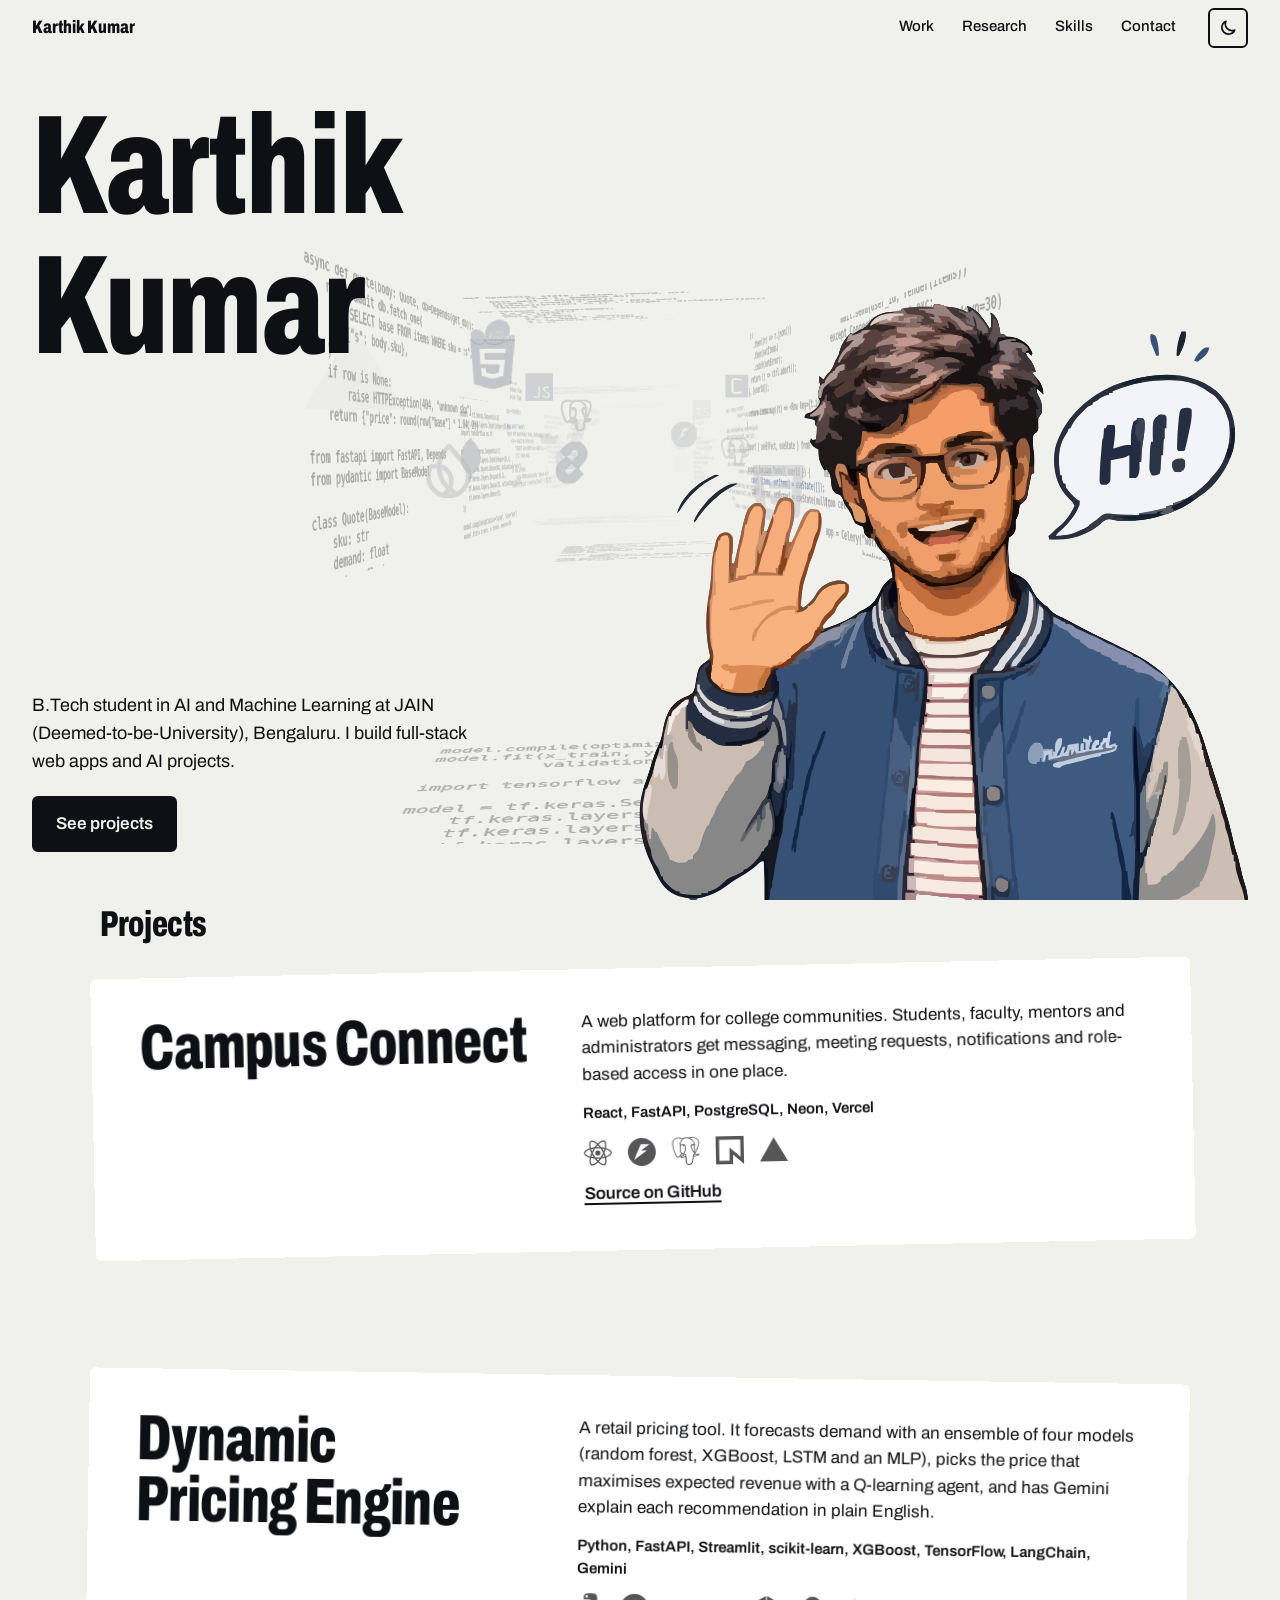
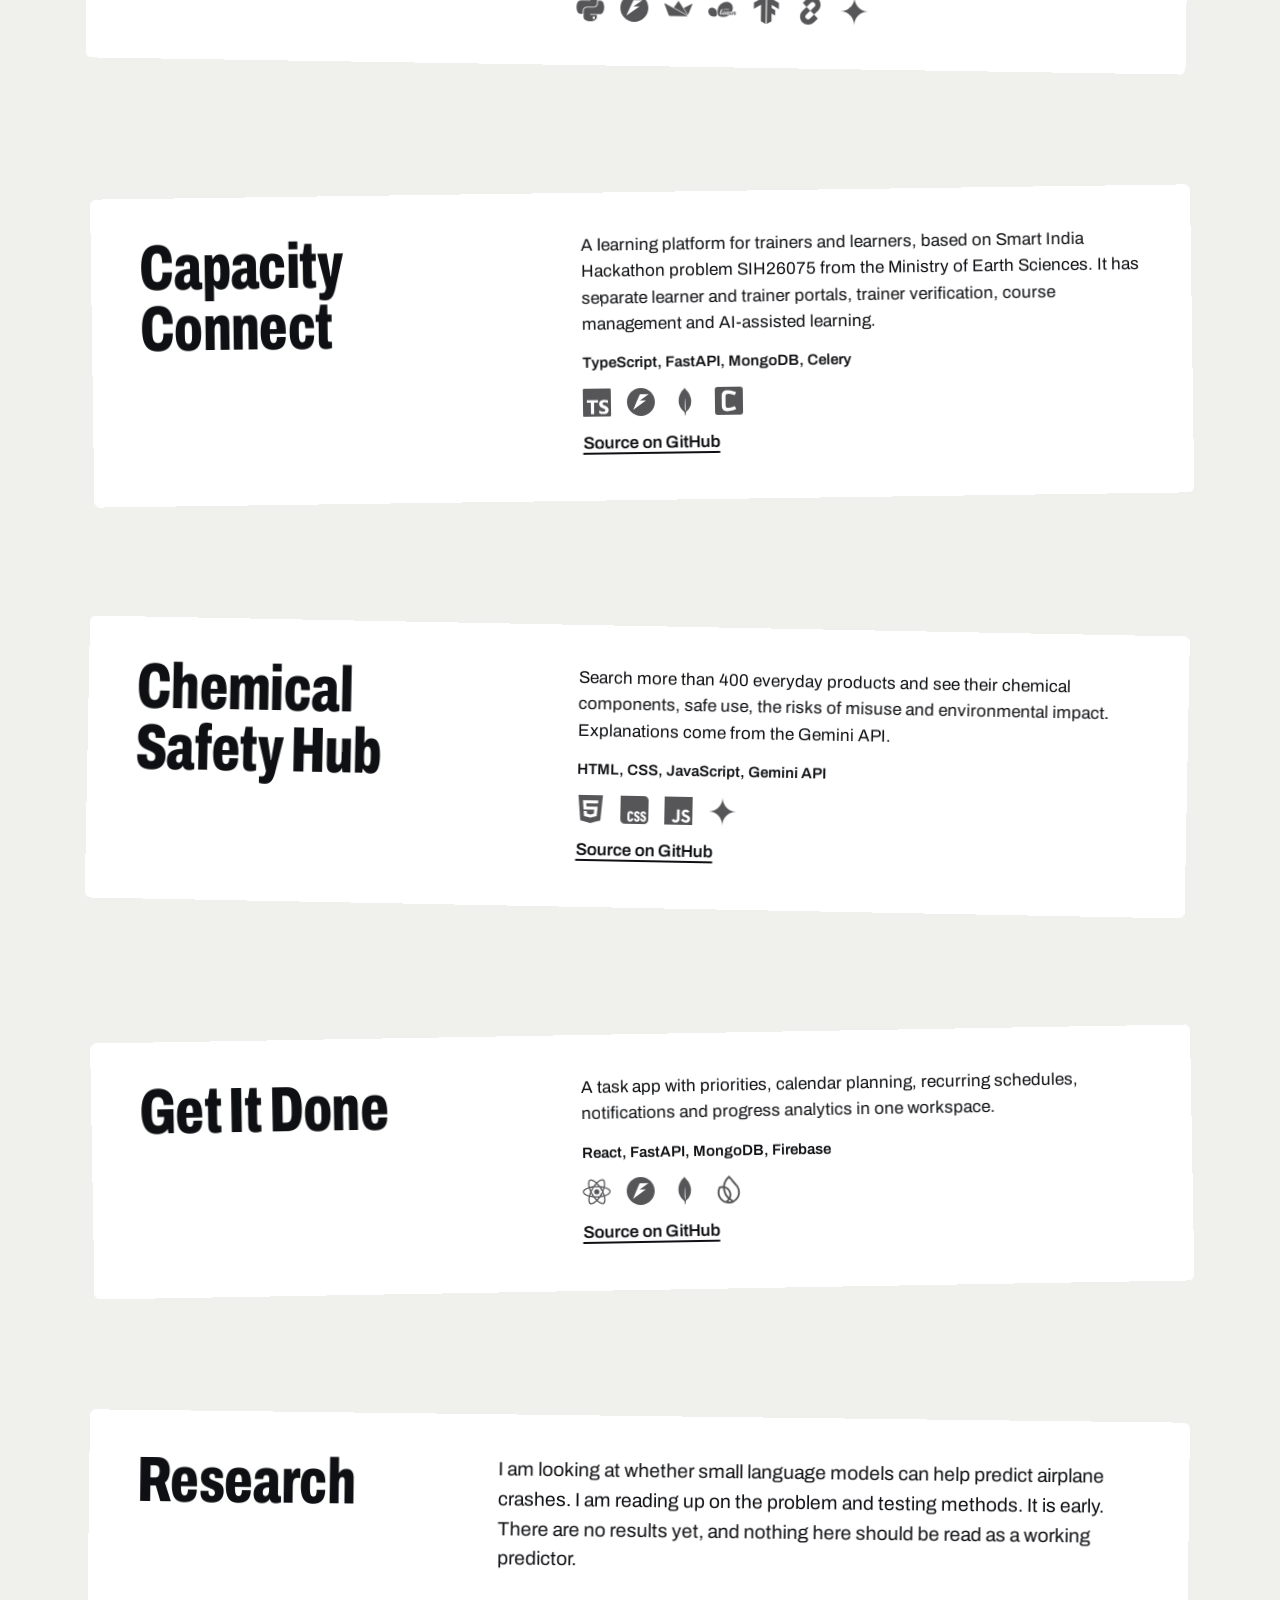
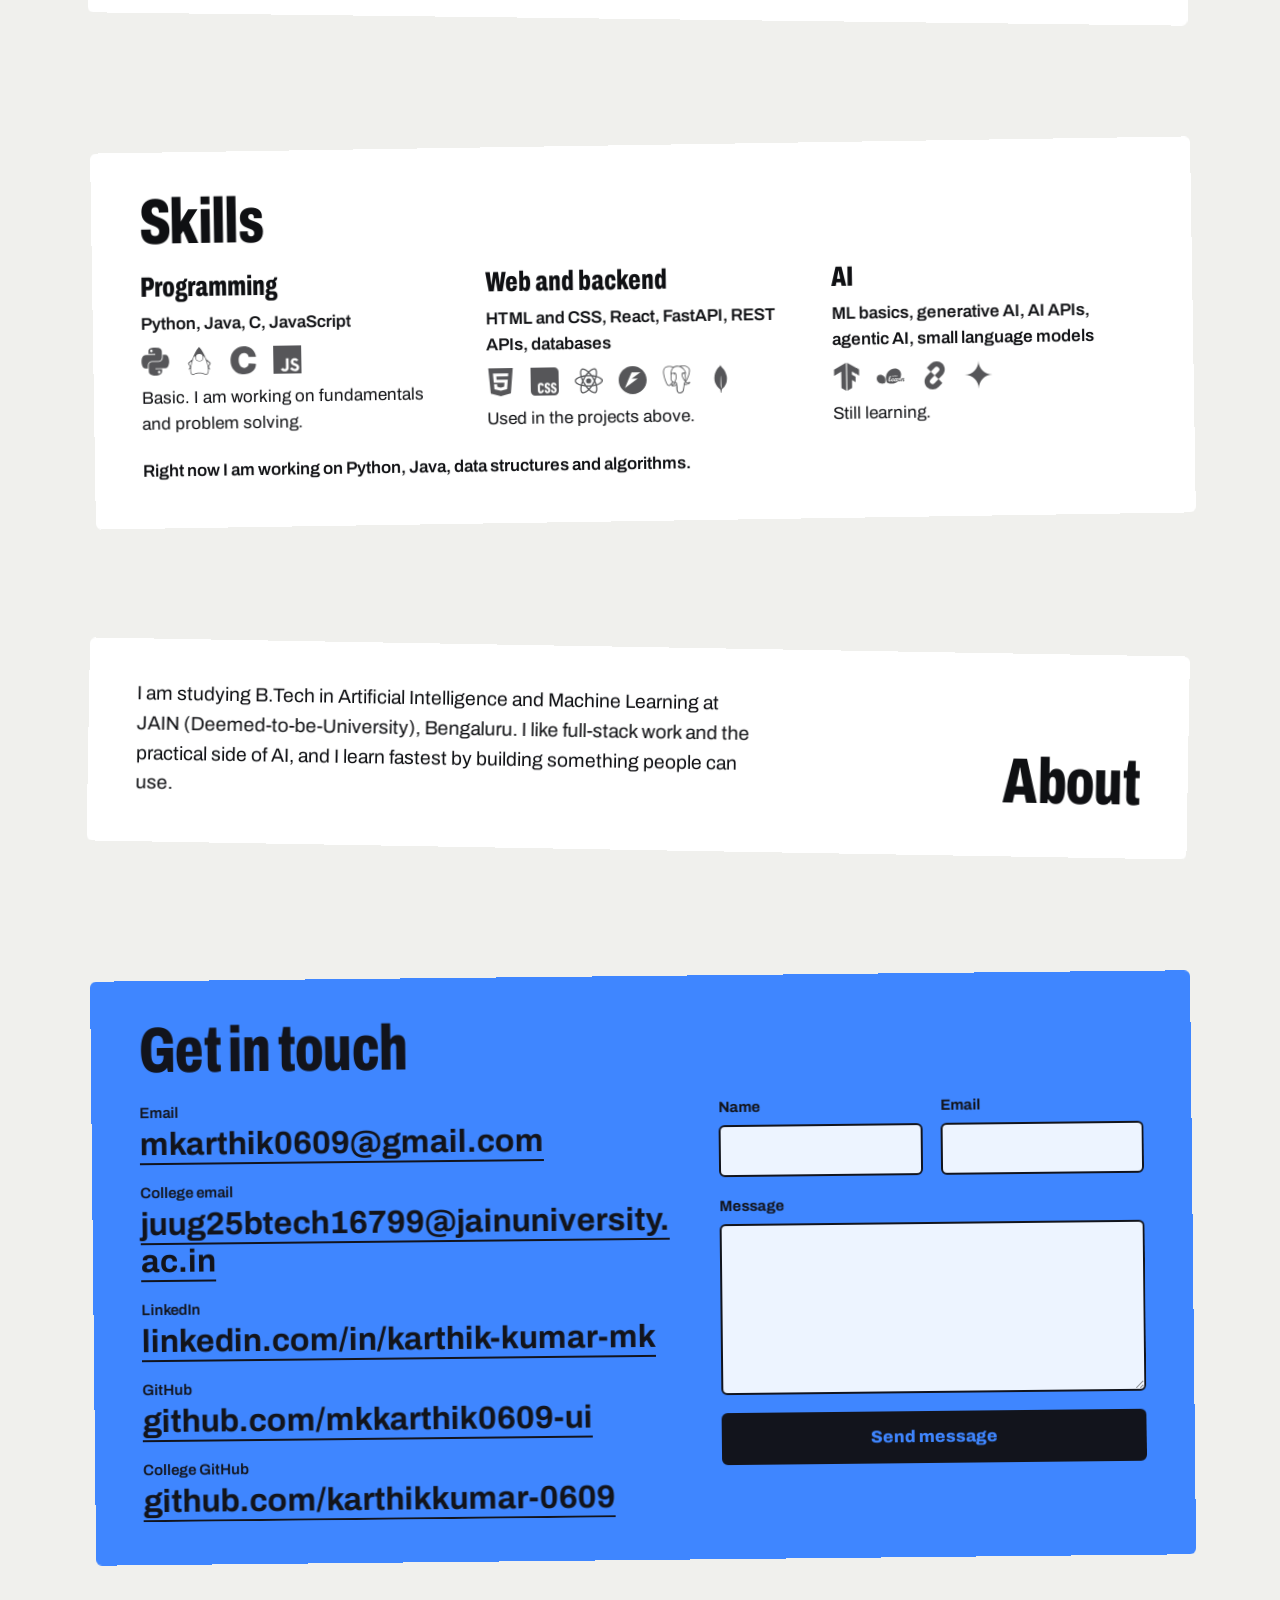
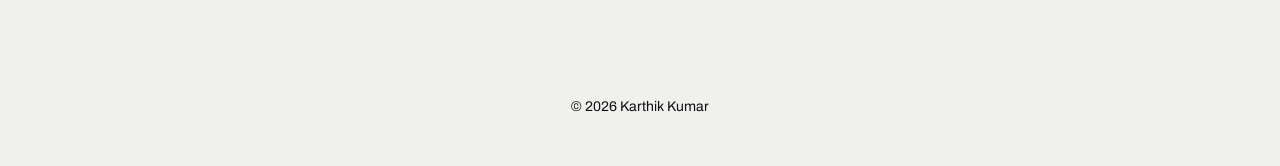
<file: public/index.html>
<!DOCTYPE html>
<html lang="en">
<head>
  <meta charset="UTF-8">
  <meta name="viewport" content="width=device-width, initial-scale=1">
  <meta name="theme-color" content="#0c0d10">
  <script>
    (function () {
      var t;
      try { t = localStorage.getItem('theme'); } catch (e) {}
      if (t !== 'light' && t !== 'dark') t = window.matchMedia('(prefers-color-scheme: light)').matches ? 'light' : 'dark';
      document.documentElement.setAttribute('data-theme', t);
    })();
  </script>
  <title>Karthik Kumar, software developer and AI/ML student</title>
  <meta name="description" content="Karthik Kumar is a B.Tech AI and ML student in Bengaluru who builds full-stack web apps and AI projects. Projects, skills and contact details.">
  <link rel="icon" href="data:image/svg+xml,%3Csvg xmlns='http://www.w3.org/2000/svg' viewBox='0 0 64 64'%3E%3Crect width='64' height='64' rx='8' fill='%233f86ff'/%3E%3Cpath d='M16 12h10v17l15-17h12L36 31l18 21H41L26 34v18H16Z' fill='%2312141c'/%3E%3C/svg%3E">
  <link rel="preconnect" href="https://fonts.googleapis.com">
  <link rel="preconnect" href="https://fonts.gstatic.com" crossorigin>
  <link href="https://fonts.googleapis.com/css2?family=Archivo:wdth,wght@62..125,100..900&display=swap" rel="stylesheet">
  <link rel="stylesheet" href="styles.css">
</head>
<body>
  <canvas id="scene" aria-hidden="true"></canvas>

  <div class="page">
    <a class="skip-link" href="#work">Skip to projects</a>

    <header class="topbar">
      <a class="topbar-name" href="#top">Karthik Kumar</a>
      <nav aria-label="Main">
        <a href="#work">Work</a>
        <a class="opt" href="#research">Research</a>
        <a class="opt" href="#skills">Skills</a>
        <a href="#contact">Contact</a>
        <button class="theme-toggle" id="theme-toggle" type="button" aria-label="Switch to light theme">
          <svg viewBox="0 0 24 24" width="20" height="20" fill="none" stroke="currentColor" stroke-width="2" stroke-linecap="round" stroke-linejoin="round" aria-hidden="true">
            <g class="i-sun"><circle cx="12" cy="12" r="4"/><path d="M12 2v2M12 20v2M4.9 4.9l1.4 1.4M17.7 17.7l1.4 1.4M2 12h2M20 12h2M4.9 19.1l1.4-1.4M17.7 6.3l1.4-1.4"/></g>
            <path class="i-moon" d="M20 14.5A8 8 0 0 1 9.5 4 8 8 0 1 0 20 14.5Z"/>
          </svg>
        </button>
      </nav>
    </header>

    <main>
      <section class="hero" id="top">
        <h1 class="name"><span class="line"><span data-rise>Karthik</span></span><span class="line"><span data-rise>Kumar</span></span></h1>
        <figure class="hero-character" id="character" data-rise aria-label="Illustration of Karthik waving hello">
          <noscript><img src="assets/character-animation.svg" alt="Karthik waving hello" width="736" height="736"></noscript>
        </figure>
        <div class="hero-foot">
          <p class="intro" data-rise>B.Tech student in AI and Machine Learning at JAIN (Deemed-to-be-University), Bengaluru. I build full-stack web apps and AI projects.</p>
          <div class="actions" data-rise>
            <a class="btn btn-primary" href="#work">See projects</a>
          </div>
        </div>
      </section>

      <div class="deck">
        <div class="work-head" id="work"><h2>Projects</h2></div>

        <article class="card card-project" id="campus-connect" style="--i:0">
          <h3>Campus Connect</h3>
          <div class="card-text">
            <p>A web platform for college communities. Students, faculty, mentors and administrators get messaging, meeting requests, notifications and role-based access in one place.</p>
            <p class="stack">React, FastAPI, PostgreSQL, Neon, Vercel</p>
            <ul class="logos" data-icons="react,fastapi,postgresql,neon,vercel"></ul>
            <p class="links"><a href="https://github.com/mkkarthik0609-ui/CampusConnect" target="_blank" rel="noopener">Source on GitHub</a></p>
          </div>
        </article>

        <article class="card card-project" id="dynamic-pricing-engine" style="--i:1">
          <h3>Dynamic Pricing Engine</h3>
          <div class="card-text">
            <p>A retail pricing tool. It forecasts demand with an ensemble of four models (random forest, XGBoost, LSTM and an MLP), picks the price that maximises expected revenue with a Q-learning agent, and has Gemini explain each recommendation in plain English.</p>
            <p class="stack">Python, FastAPI, Streamlit, scikit-learn, XGBoost, TensorFlow, LangChain, Gemini</p>
            <ul class="logos" data-icons="python,fastapi,streamlit,sklearn,tensorflow,langchain,gemini"></ul>
          </div>
        </article>

        <article class="card card-project" id="capacity-connect" style="--i:2">
          <h3>Capacity Connect</h3>
          <div class="card-text">
            <p>A learning platform for trainers and learners, based on Smart India Hackathon problem SIH26075 from the Ministry of Earth Sciences. It has separate learner and trainer portals, trainer verification, course management and AI-assisted learning.</p>
            <p class="stack">TypeScript, FastAPI, MongoDB, Celery</p>
            <ul class="logos" data-icons="typescript,fastapi,mongodb,celery"></ul>
            <p class="links"><a href="https://github.com/mkkarthik0609-ui/capacity-connect" target="_blank" rel="noopener">Source on GitHub</a></p>
          </div>
        </article>

        <article class="card card-project" id="chemical-safety-hub" style="--i:3">
          <h3>Chemical Safety Hub</h3>
          <div class="card-text">
            <p>Search more than 400 everyday products and see their chemical components, safe use, the risks of misuse and environmental impact. Explanations come from the Gemini API.</p>
            <p class="stack">HTML, CSS, JavaScript, Gemini API</p>
            <ul class="logos" data-icons="html,css,javascript,gemini"></ul>
            <p class="links"><a href="https://github.com/mkkarthik0609-ui/chem-safety-hub" target="_blank" rel="noopener">Source on GitHub</a></p>
          </div>
        </article>

        <article class="card card-project" id="get-it-done" style="--i:4">
          <h3>Get It Done</h3>
          <div class="card-text">
            <p>A task app with priorities, calendar planning, recurring schedules, notifications and progress analytics in one workspace.</p>
            <p class="stack">React, FastAPI, MongoDB, Firebase</p>
            <ul class="logos" data-icons="react,fastapi,mongodb,firebase"></ul>
            <p class="links"><a href="https://github.com/karthikkumar-0609/get-it-done" target="_blank" rel="noopener">Source on GitHub</a></p>
          </div>
        </article>

        <article class="card card-research" id="research" style="--i:5">
          <h2>Research</h2>
          <p class="statement">I am looking at whether small language models can help predict airplane crashes. I am reading up on the problem and testing methods. It is early. There are no results yet, and nothing here should be read as a working predictor.</p>
        </article>

        <article class="card card-skills" id="skills" style="--i:6">
          <h2>Skills</h2>
          <dl class="skills">
            <div>
              <dt>Programming</dt>
              <dd class="items">Python, Java, C, JavaScript</dd>
              <dd><ul class="logos" data-icons="python,java,c,javascript"></ul></dd>
              <dd>Basic. I am working on fundamentals and problem solving.</dd>
            </div>
            <div>
              <dt>Web and backend</dt>
              <dd class="items">HTML and CSS, React, FastAPI, REST APIs, databases</dd>
              <dd><ul class="logos" data-icons="html,css,react,fastapi,postgresql,mongodb"></ul></dd>
              <dd>Used in the projects above.</dd>
            </div>
            <div>
              <dt>AI</dt>
              <dd class="items">ML basics, generative AI, AI APIs, agentic AI, small language models</dd>
              <dd><ul class="logos" data-icons="tensorflow,sklearn,langchain,gemini"></ul></dd>
              <dd>Still learning.</dd>
            </div>
          </dl>
          <p class="now">Right now I am working on Python, Java, data structures and algorithms.</p>
        </article>

        <article class="card card-about" id="about" style="--i:7">
          <h2>About</h2>
          <p class="statement">I am studying B.Tech in Artificial Intelligence and Machine Learning at JAIN (Deemed-to-be-University), Bengaluru. I like full-stack work and the practical side of AI, and I learn fastest by building something people can use.</p>
        </article>

        <article class="card card-contact" id="contact" style="--i:8">
          <h2>Get in touch</h2>
          <div class="contact-layout">
            <ul class="contact-list">
              <li><span>Email</span><a href="mailto:mkarthik0609@gmail.com">mkarthik0609@gmail.com</a></li>
              <li><span>College email</span><a href="mailto:juug25btech16799@jainuniversity.ac.in">juug25btech16799@jainuniversity.ac.in</a></li>
              <li><span>LinkedIn</span><a href="https://www.linkedin.com/in/karthik-kumar-mk" target="_blank" rel="noopener">linkedin.com/in/karthik-kumar-mk</a></li>
              <li><span>GitHub</span><a href="https://github.com/mkkarthik0609-ui" target="_blank" rel="noopener">github.com/mkkarthik0609-ui</a></li>
              <li><span>College GitHub</span><a href="https://github.com/karthikkumar-0609" target="_blank" rel="noopener">github.com/karthikkumar-0609</a></li>
            </ul>
            <form class="contact-form" id="contact-form" novalidate>
              <div class="field">
                <label for="contact-name">Name</label>
                <input id="contact-name" name="name" type="text" autocomplete="name" minlength="2" maxlength="80" required>
              </div>
              <div class="field">
                <label for="contact-email">Email</label>
                <input id="contact-email" name="email" type="email" autocomplete="email" maxlength="254" required>
              </div>
              <div class="field field-message">
                <label for="contact-message">Message</label>
                <textarea id="contact-message" name="message" rows="6" minlength="10" maxlength="5000" required></textarea>
              </div>
              <div class="hp-field" aria-hidden="true">
                <label for="contact-website">Website</label>
                <input id="contact-website" name="website" type="text" tabindex="-1" autocomplete="off">
              </div>
              <button class="form-submit" type="submit">
                <span>Send message</span>
                <span class="form-spinner" aria-hidden="true"></span>
              </button>
              <p class="form-status" id="form-status" role="status" aria-live="polite"></p>
            </form>
          </div>
        </article>
      </div>
    </main>

    <footer class="site-footer">
      <p>&copy; 2026 Karthik Kumar</p>
    </footer>
  </div>

  <script>
    (function () {
      var btn = document.getElementById('theme-toggle');
      var meta = document.querySelector('meta[name="theme-color"]');
      function sync() {
        var light = document.documentElement.getAttribute('data-theme') === 'light';
        btn.setAttribute('aria-label', light ? 'Switch to dark theme' : 'Switch to light theme');
        if (meta) meta.setAttribute('content', light ? '#f0f0ed' : '#0c0d10');
      }
      btn.addEventListener('click', function () {
        var next = document.documentElement.getAttribute('data-theme') === 'light' ? 'dark' : 'light';
        document.documentElement.setAttribute('data-theme', next);
        try { localStorage.setItem('theme', next); } catch (e) {}
        sync();
        window.dispatchEvent(new Event('themechange'));
      });
      sync();
    })();
  </script>
  <script defer src="vendor/three.min.js"></script>
  <script defer src="vendor/gsap.min.js"></script>
  <script defer src="vendor/ScrollTrigger.min.js"></script>
  <script defer src="icons.js"></script>
  <script defer src="scene.js"></script>
  <script defer src="main.js"></script>
</body>
</html>
</file>
<file: public/styles.css>
:root {
  --ground: #0c0d10;
  --paper: #f1f1ee;
  --card: #17181d;
  --accent: #3f86ff;
  --code: #2a2d35;
  --logo: #3b3f4a;
  --ink: #12141c;
  --bar-h: 56px;
  --r: 6px;
  --sans: "Archivo", system-ui, -apple-system, "Segoe UI", Roboto, sans-serif;
  color-scheme: dark;
}
/* --paper is the text colour on --ground and on --card, so one swap flips the whole page */
:root[data-theme="light"] {
  --ground: #f0f0ed;
  --paper: #0f1013;
  --card: #ffffff;
  --accent: #3f86ff;
  --code: #cfd0d4;
  --logo: #b9bbc2;
  color-scheme: light;
}

*, *::before, *::after { box-sizing: border-box; }

html {
  background: var(--ground);
  scrollbar-color: var(--paper) var(--ground);
  -webkit-text-size-adjust: 100%;
}
@media (prefers-reduced-motion: no-preference) {
  html { scroll-behavior: smooth; }
}

body {
  margin: 0;
  background: var(--ground);
  color: var(--paper);
  font-family: var(--sans);
  font-size: 1.0625rem;
  font-weight: 400;
  font-stretch: 100%;
  line-height: 1.55;
  font-variant-numeric: tabular-nums;
  -webkit-font-smoothing: antialiased;
}

::selection { background: var(--accent); color: var(--ink); }

#scene {
  position: fixed;
  inset: 0;
  width: 100%;
  height: 100%;
  z-index: 0;
  pointer-events: none;
}
.page { position: relative; z-index: 1; }

h1, h2, h3 {
  margin: 0;
  font-weight: 800;
  font-stretch: 68%;
  font-variation-settings: "wdth" 68;
  line-height: 0.95;
  letter-spacing: -0.01em;
  text-wrap: balance;
}
p { margin: 0; }
a { color: inherit; text-underline-offset: 0.25em; text-decoration-thickness: 2px; }
a:hover { text-decoration-color: var(--accent); }

:focus-visible { outline: 3px solid var(--accent); outline-offset: 3px; }

.skip-link {
  position: fixed;
  z-index: 100;
  left: 16px;
  top: -80px;
  padding: 10px 16px;
  background: var(--paper);
  color: var(--ground);
  font-weight: 600;
  border-radius: var(--r);
}
.skip-link:focus { top: 8px; }

/* Top bar */
.topbar {
  position: fixed;
  inset: 0 0 auto 0;
  z-index: 50;
  height: var(--bar-h);
  padding: 0 16px;
  display: flex;
  align-items: center;
  justify-content: space-between;
  gap: 12px;
  background: var(--ground);
  font-size: 0.875rem;
  font-weight: 500;
}
.topbar a { text-decoration: none; }
.topbar-name { font-weight: 800; font-stretch: 75%; font-variation-settings: "wdth" 75; font-size: 1.125rem; white-space: nowrap; }
.topbar nav { display: flex; align-items: center; gap: 14px; }
.topbar nav .opt { display: none; }
.topbar nav a:not(.topbar-name) { padding: 6px 0; border-bottom: 2px solid transparent; transition: border-color 160ms; }
.topbar nav a:not(.topbar-name):hover { border-bottom-color: var(--accent); }

.theme-toggle {
  display: grid;
  place-items: center;
  width: 40px;
  height: 40px;
  padding: 0;
  margin-left: 4px;
  border: 2px solid var(--paper);
  border-radius: var(--r);
  background: transparent;
  color: var(--paper);
  cursor: pointer;
  transition: background-color 160ms, color 160ms;
}
.theme-toggle:hover { background: var(--paper); color: var(--ground); }
:root:not([data-theme="light"]) .i-moon { display: none; }
:root[data-theme="light"] .i-sun { display: none; }

/* Hero: only this text sits directly on the moving scene */
.hero {
  position: relative;
  min-height: 100svh;
  padding: calc(var(--bar-h) + 28px) 16px 32px;
  display: flex;
  flex-direction: column;
  justify-content: space-between;
  gap: 40px;
  overflow: hidden;
}
.name { position: relative; z-index: 2; font-size: clamp(3.5rem, 15vw, 6rem); line-height: 0.92; }
.name .line { display: block; overflow: hidden; padding: 0.04em 0; }
.name .line > span { display: inline-block; }
.hero-foot { position: relative; z-index: 2; max-width: 46ch; }
.intro { font-size: 1.125rem; }
.actions { display: flex; flex-wrap: wrap; gap: 12px; margin-top: 20px; }

.hero-character {
  position: relative;
  z-index: 1;
  width: min(84vw, 430px);
  aspect-ratio: 1;
  margin: -24px -12vw -36px auto;
  pointer-events: none;
  /* the reference art is cropped at the waist; fade it into the page instead of a hard edge */
  -webkit-mask-image: linear-gradient(#000 82%, transparent);
  mask-image: linear-gradient(#000 82%, transparent);
}
.hero-character svg,
.hero-character img { position: absolute; inset: 0; width: 100%; height: 100%; display: block; }
.hero-character svg { opacity: 0; will-change: opacity; }
.hero-character svg.on { opacity: 1; }

.btn {
  display: inline-block;
  padding: 13px 22px;
  border: 2px solid var(--paper);
  border-radius: var(--r);
  font-weight: 600;
  text-decoration: none;
  transition: background-color 160ms, color 160ms, border-color 160ms;
}
.btn-primary { background: var(--paper); color: var(--ground); }
.btn-primary:hover { background: var(--accent); border-color: var(--accent); color: var(--ink); }
.btn-secondary { background: var(--ground); color: var(--paper); }
.btn-secondary:hover { background: var(--paper); color: var(--ground); }

/* Deck */
.deck {
  width: min(1100px, 100% - 32px);
  margin: 0 auto;
  padding: 0 0 40px;
}
.work-head { scroll-margin-top: 72px; margin: 0 0 20px; }
.work-head h2 { font-size: 1.75rem; line-height: 1; display: inline-block; background: var(--ground); padding: 6px 10px; border-radius: var(--r); }

.card {
  position: relative;
  margin-bottom: 28px;
  scroll-margin-top: 72px;
  padding: 28px 24px 32px;
  background: var(--card);
  color: var(--paper);
  border-radius: var(--r);
  display: grid;
  gap: 20px;
  align-content: start;
  transform-style: preserve-3d;
}
.card:hover { will-change: transform; }
.card h2, .card h3 { font-size: clamp(2.25rem, 7vw, 4rem); }
.card-text { display: grid; gap: 14px; align-content: start; max-width: 62ch; }
.stack { font-size: 0.9375rem; font-weight: 600; line-height: 1.5; }
.links a { font-weight: 600; }

.logos { list-style: none; margin: 0; padding: 0; display: flex; flex-wrap: wrap; gap: 16px; }
.logos li { display: grid; place-items: center; width: 28px; height: 28px; color: var(--paper); opacity: 0.7; }
.logos svg { display: block; width: 28px; height: 28px; }

.statement { font-size: clamp(1.125rem, 1.5vw, 1.375rem); line-height: 1.55; font-weight: 400; max-width: 56ch; }

.skills { display: grid; gap: 28px; margin: 0; }
.skills dt { font-size: 1.75rem; font-weight: 800; font-stretch: 68%; font-variation-settings: "wdth" 68; line-height: 1; }
.skills dd { margin: 10px 0 0; }
.skills dd.items { font-weight: 600; }
.now { font-weight: 600; }

.card-contact { background: var(--accent); color: var(--ink); }
.card-contact :focus-visible { outline-color: var(--ink); }
.contact-layout { display: grid; gap: 36px; }
.contact-list { list-style: none; margin: 0; padding: 0; display: grid; gap: 18px; }
.contact-list li { display: grid; gap: 2px; }
.contact-list span { font-size: 0.9375rem; font-weight: 600; }
.contact-list a { font-size: clamp(1.25rem, 3.2vw, 2rem); font-weight: 700; line-height: 1.15; overflow-wrap: anywhere; width: fit-content; }
.card-contact a:hover { text-decoration-color: var(--ink); background: var(--ink); color: var(--accent); }

.contact-form { position: relative; display: grid; grid-template-columns: 1fr 1fr; gap: 18px; align-content: start; }
.field { display: grid; gap: 6px; }
.field-message, .form-submit, .form-status { grid-column: 1 / -1; }
.field label { font-size: 0.9375rem; font-weight: 700; }
.field input, .field textarea {
  width: 100%;
  border: 2px solid var(--ink);
  border-radius: var(--r);
  padding: 12px 14px;
  background: rgb(255 255 255 / 0.9);
  color: var(--ink);
  font: inherit;
  line-height: 1.4;
}
.field textarea { resize: vertical; min-height: 150px; }
.field input:hover, .field textarea:hover { background: #fff; }
.field input:focus, .field textarea:focus { background: #fff; }
.hp-field { position: absolute; left: -10000px; width: 1px; height: 1px; overflow: hidden; }
.form-submit {
  display: inline-flex;
  justify-content: center;
  align-items: center;
  gap: 10px;
  min-height: 52px;
  border: 2px solid var(--ink);
  border-radius: var(--r);
  background: var(--ink);
  color: var(--accent);
  font: inherit;
  font-weight: 800;
  cursor: pointer;
}
.form-submit:hover { background: transparent; color: var(--ink); }
.form-submit:disabled { cursor: wait; opacity: 0.72; }
.form-spinner { display: none; width: 17px; height: 17px; border: 2px solid currentColor; border-right-color: transparent; border-radius: 50%; animation: spin 650ms linear infinite; }
.contact-form[aria-busy="true"] .form-spinner { display: inline-block; }
.form-status { min-height: 1.5em; font-size: 0.9375rem; font-weight: 650; }
@keyframes spin { to { transform: rotate(360deg); } }

.site-footer { padding: 32px 16px 48px; text-align: center; font-size: 0.875rem; background: var(--ground); }

@media (min-width: 800px) {
  .topbar { padding: 0 32px; font-size: 0.9375rem; }
  .topbar nav { gap: 28px; }
  .topbar nav .opt { display: inline; }
  .hero { padding: calc(var(--bar-h) + 40px) 32px 48px; }
  .hero-character { position: absolute; right: 2vw; bottom: 0; width: min(50vw, 620px); margin: 0; -webkit-mask-image: none; mask-image: none; }
  .name { font-size: clamp(5rem, 11vw, 10rem); }
  .work-head h2 { font-size: 2.25rem; }

  .card {
    position: sticky;
    top: calc(var(--bar-h) + 16px + var(--i, 0) * 8px);
    margin-bottom: 14vh;
    padding: 40px 48px 44px;
  }
  .card:last-child { margin-bottom: 0; }

  .card-project { grid-template-columns: 5fr 7fr; gap: 40px; }
  .card-research { grid-template-columns: 4fr 8fr; gap: 40px; align-items: start; }
  .card-about { grid-template-columns: 8fr 4fr; gap: 40px; align-items: end; }
  .card-about h2 { order: 2; text-align: right; }
  .skills { grid-template-columns: repeat(3, 1fr); gap: 32px; }
  .contact-layout { grid-template-columns: minmax(0, 5fr) minmax(320px, 4fr); gap: 48px; }
  .site-footer { padding-top: 96px; }
}

@media (max-width: 520px) {
  .contact-form { grid-template-columns: 1fr; }
  .field { grid-column: 1; }
}

@media (prefers-reduced-motion: reduce) {
  *, *::before, *::after { transition-duration: 0.01ms !important; animation-duration: 0.01ms !important; }
}
</file>
